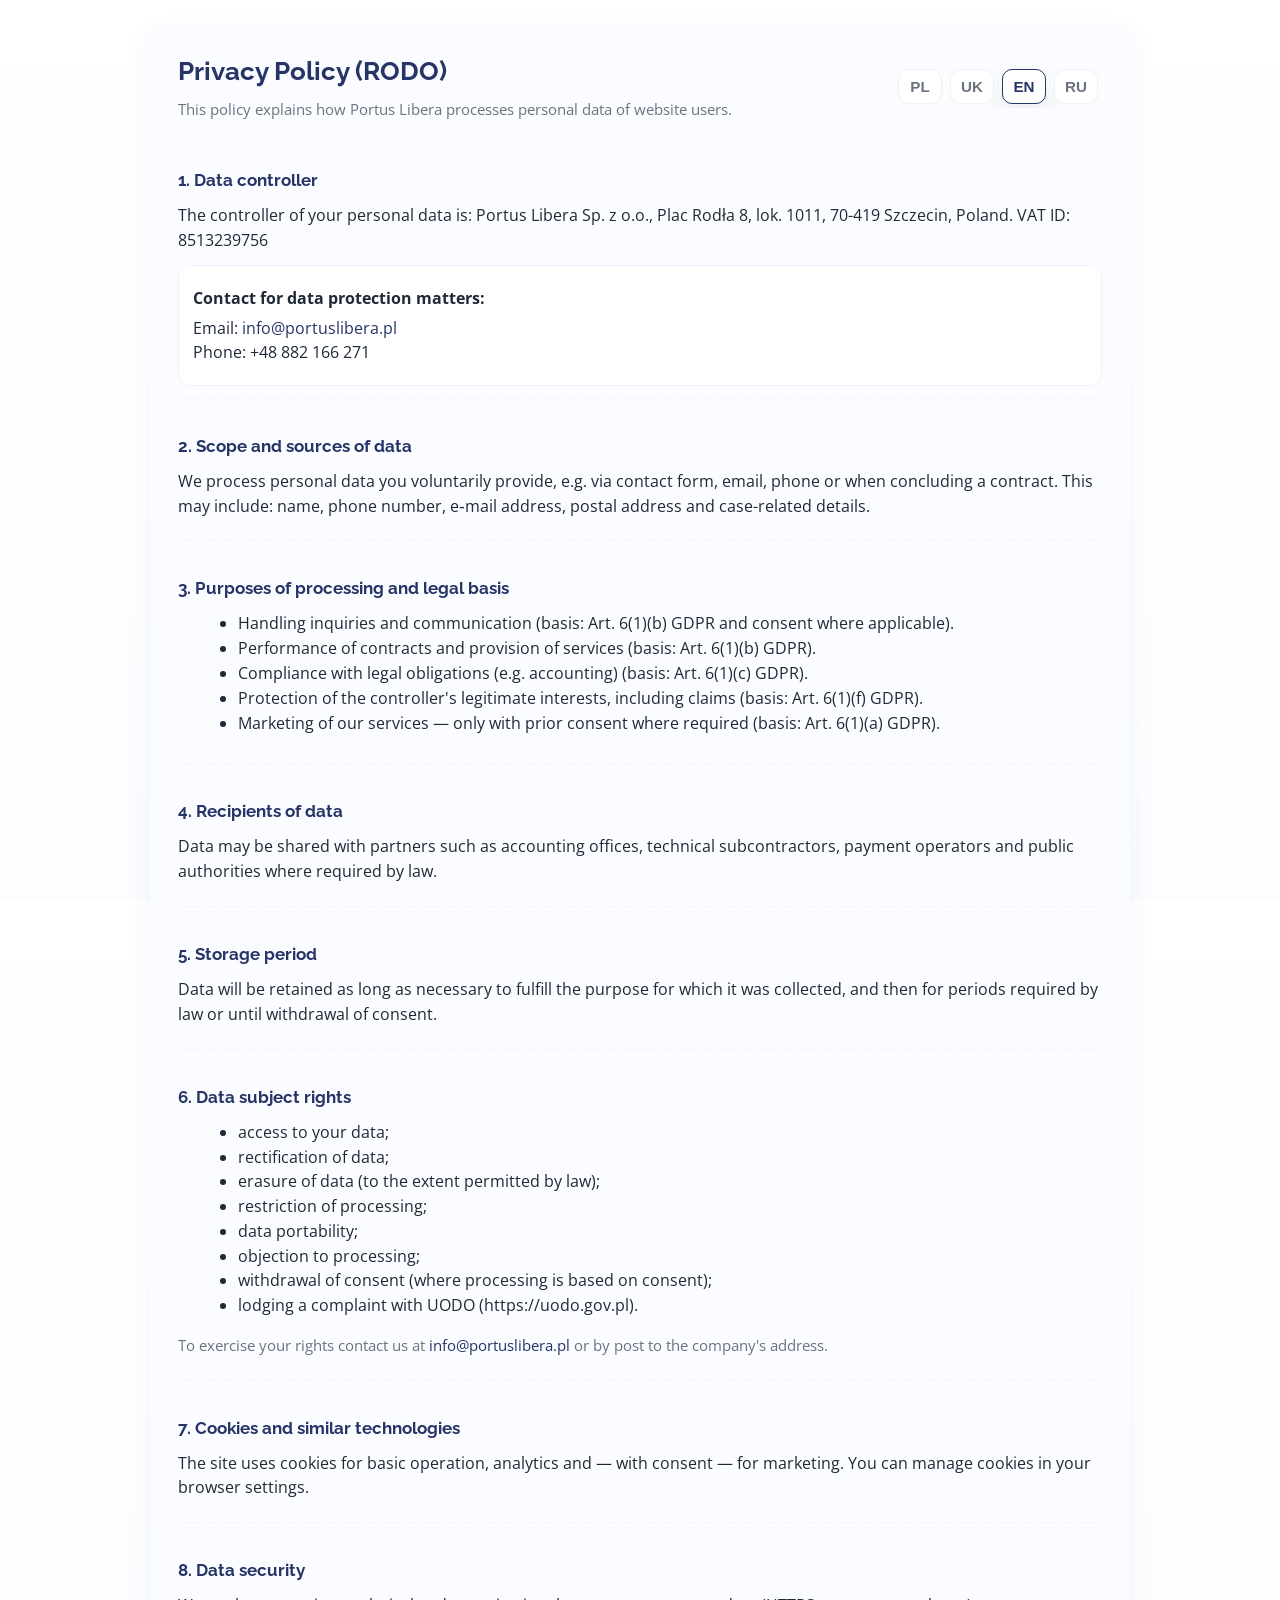
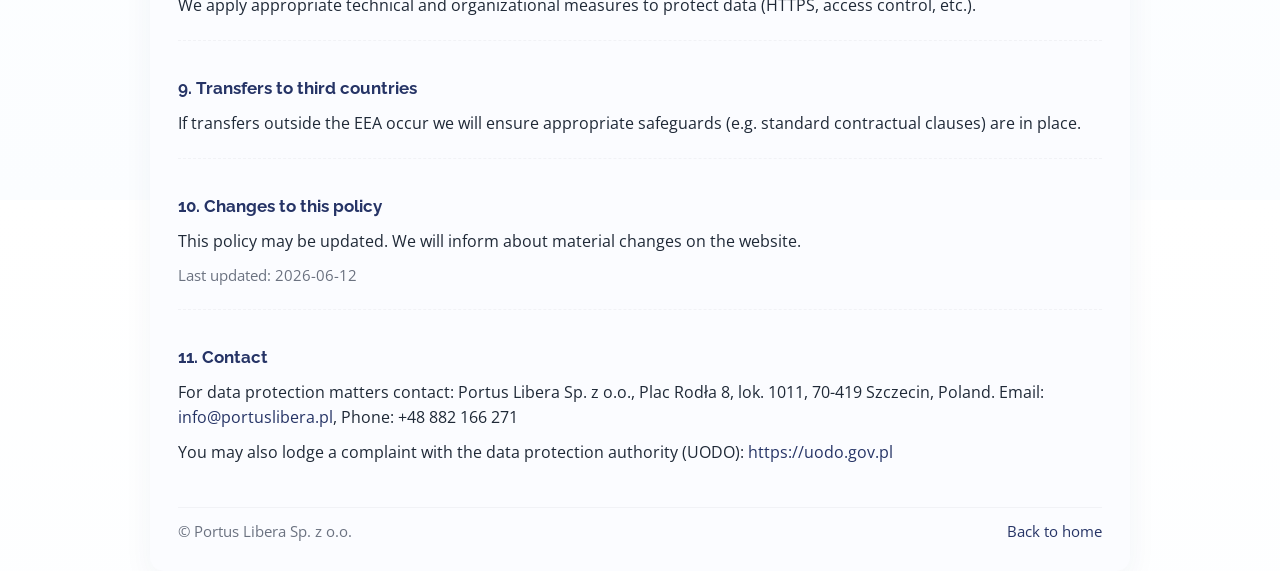
<file: index.html>
<!doctype html>
<html lang="en">
<head>
  <meta charset="utf-8" />
  <meta name="viewport" content="width=device-width,initial-scale=1" />
  <title data-i18n="title">Privacy Policy (RODO) — Portus Libera</title>
  <link href="https://fonts.googleapis.com/css2?family=Raleway:wght@400;700&family=Open+Sans:wght@300;400;600&display=swap" rel="stylesheet">
  <link rel="stylesheet" href="style.css">
</head>
<body>
  <div class="container" id="content">
    <header>
      <div class="header-left">
        <h1 data-i18n="header_h1">Privacy Policy (RODO)</h1>
        <p class="subtitle" data-i18n="subtitle">This policy explains how Portus Libera processes personal data of website users.</p>
      </div>

      <nav class="lang-switch" aria-label="language switcher">
        <div class="lang-scroll" role="list">
          <button class="lang-btn" data-lang="pl" role="listitem">PL</button>
          <button class="lang-btn" data-lang="uk" role="listitem">UK</button>
          <button class="lang-btn active" data-lang="en" role="listitem">EN</button>
          <button class="lang-btn" data-lang="ru" role="listitem">RU</button>
        </div>
      </nav>
    </header>

    <main>
      <section class="reveal">
        <h2 data-i18n="admin_h">1. Data controller</h2>
        <p data-i18n="admin_text">The controller of your personal data is: Portus Libera Sp. z o.o., Plac Rodła 8, lok. 1011, 70-419 Szczecin, Poland. VAT ID: 8513239756</p>

        <div class="contact" aria-live="polite">
          <p><strong data-i18n="contact_label">Contact for data protection matters:</strong></p>
          <p>
            <span data-i18n="contact_email">Email: <a href="mailto:info@portuslibera.pl">info@portuslibera.pl</a></span><br>
            <span data-i18n="contact_phone">Phone: +48 882 166 271</span>
          </p>
        </div>
      </section>

      <section class="reveal">
        <h2 data-i18n="scope_h">2. Scope and sources of data</h2>
        <p data-i18n="scope_text">We process personal data you voluntarily provide, e.g. via contact form, email, phone or when concluding a contract. This may include: name, phone number, e‑mail address, postal address and case-related details.</p>
      </section>

      <section class="reveal">
        <h2 data-i18n="purposes_h">3. Purposes of processing and legal basis</h2>
        <div id="purposes_list"></div>
      </section>

      <section class="reveal">
        <h2 data-i18n="recipients_h">4. Recipients of data</h2>
        <p data-i18n="recipients_text">Data may be shared with partners such as accounting offices, technical subcontractors, payment operators and public authorities where required by law.</p>
      </section>

      <section class="reveal">
        <h2 data-i18n="storage_h">5. Storage period</h2>
        <p data-i18n="storage_text">Data will be retained as long as necessary to fulfill the purpose for which it was collected, and then for periods required by law or until withdrawal of consent.</p>
      </section>

      <section class="reveal">
        <h2 data-i18n="rights_h">6. Data subject rights</h2>
        <div id="rights_list"></div>
        <p class="muted-note" data-i18n="rights_contact">To exercise your rights contact us at <a href="mailto:info@portuslibera.pl">info@portuslibera.pl</a> or by post to the company's address.</p>
      </section>

      <section class="reveal">
        <h2 data-i18n="cookies_h">7. Cookies and similar technologies</h2>
        <p data-i18n="cookies_text">The site uses cookies for basic operation, analytics and — with consent — for marketing. You can manage cookies in your browser settings.</p>
      </section>

      <section class="reveal">
        <h2 data-i18n="security_h">8. Data security</h2>
        <p data-i18n="security_text">We apply appropriate technical and organizational measures to protect data (HTTPS, access control, etc.).</p>
      </section>

      <section class="reveal">
        <h2 data-i18n="third_h">9. Transfers to third countries</h2>
        <p data-i18n="third_text">If transfers outside the EEA occur we will ensure appropriate safeguards (e.g. standard contractual clauses) are in place.</p>
      </section>

      <section class="reveal">
        <h2 data-i18n="changes_h">10. Changes to this policy</h2>
        <p data-i18n="changes_text">This policy may be updated. We will inform about material changes on the website.</p>
        <p class="small"><span data-i18n="last_update">Last updated: 2026-06-12</span></p>
      </section>

      <section class="reveal">
        <h2 data-i18n="contact_h">11. Contact</h2>
        <p data-i18n="contact_text">For data protection matters contact: Portus Libera Sp. z o.o., Plac Rodła 8, lok. 1011, 70-419 Szczecin, Poland. Email: <a href="mailto:info@portuslibera.pl">info@portuslibera.pl</a>, Phone: +48 882 166 271</p>
        <p data-i18n="uodo">You may also lodge a complaint with the data protection authority (UODO): <a href="https://uodo.gov.pl">https://uodo.gov.pl</a></p>
      </section>
    </main>

    <footer>
      <div class="left small">© Portus Libera Sp. z o.o.</div>
      <div class="small"><a href="index.html" data-i18n="back_home">Back to home</a></div>
    </footer>
  </div>

  <script src="script.js" defer></script>
</body>
</html>
</file>
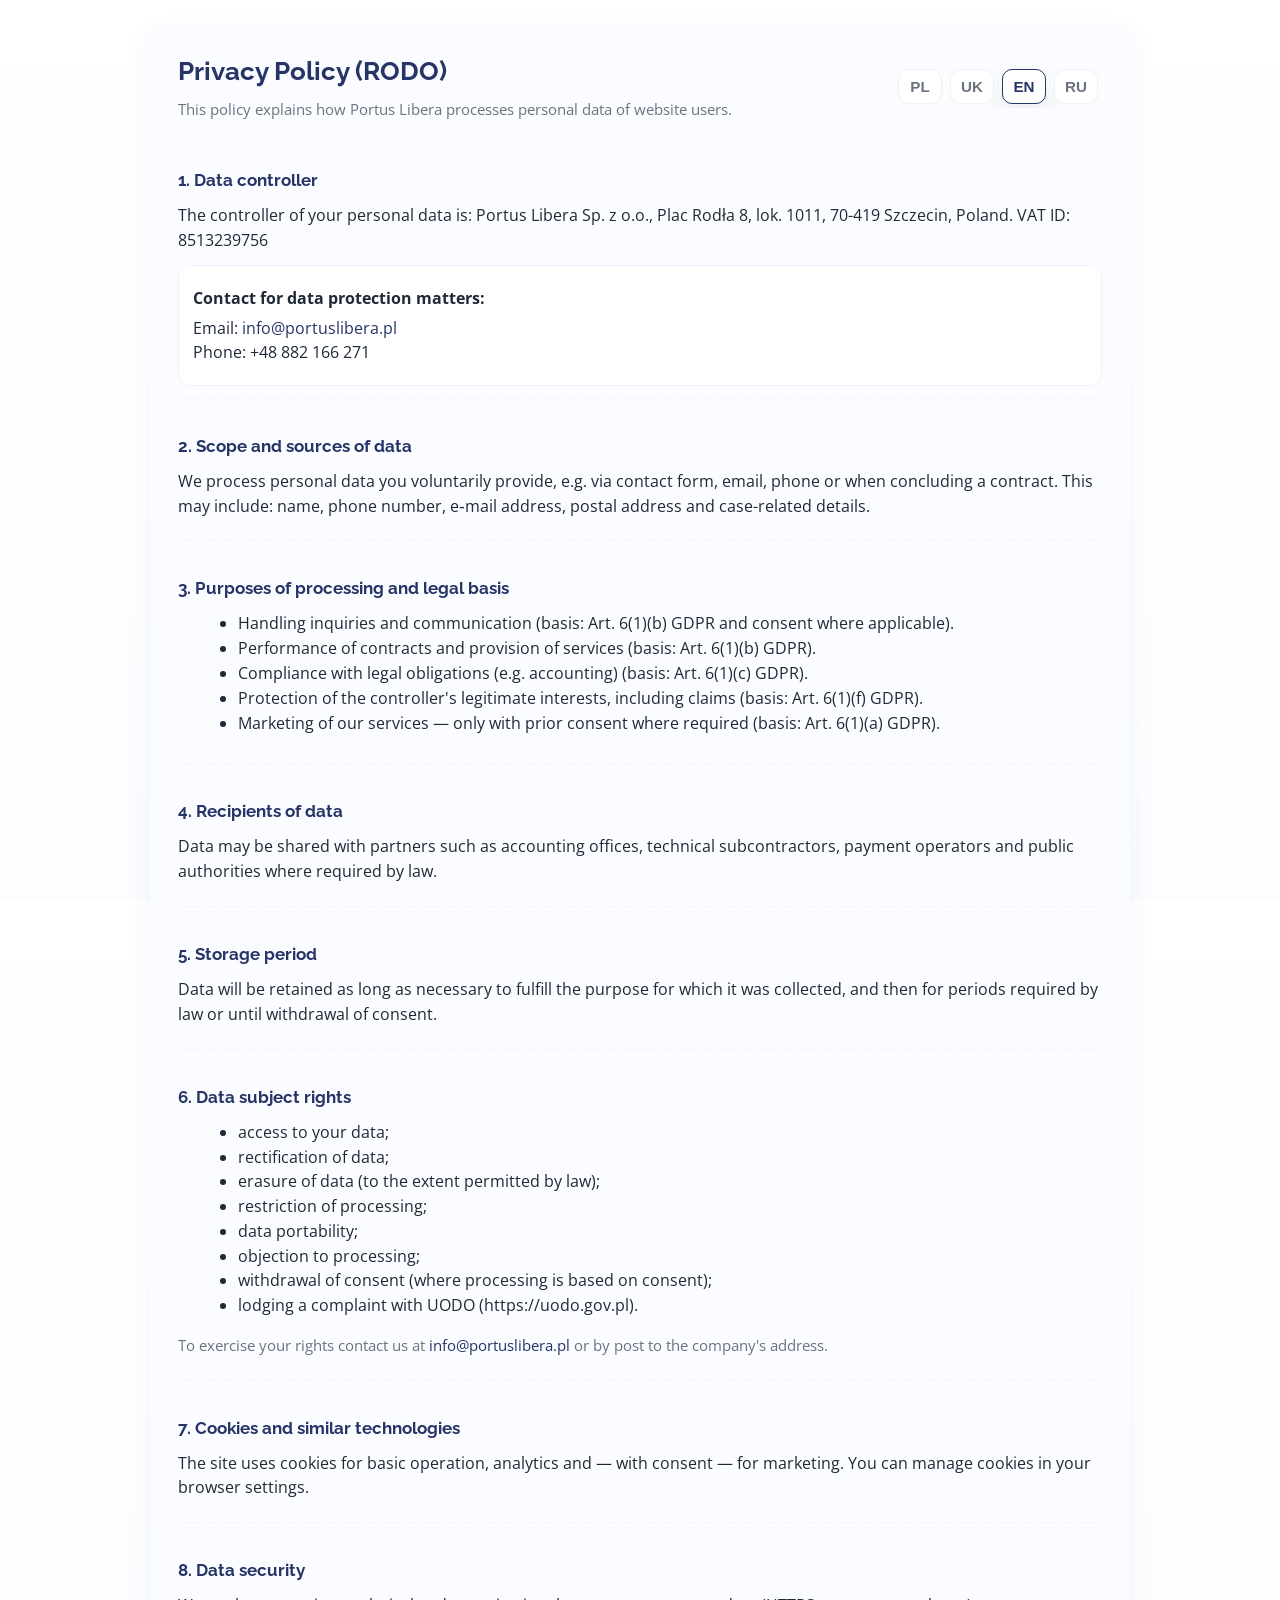
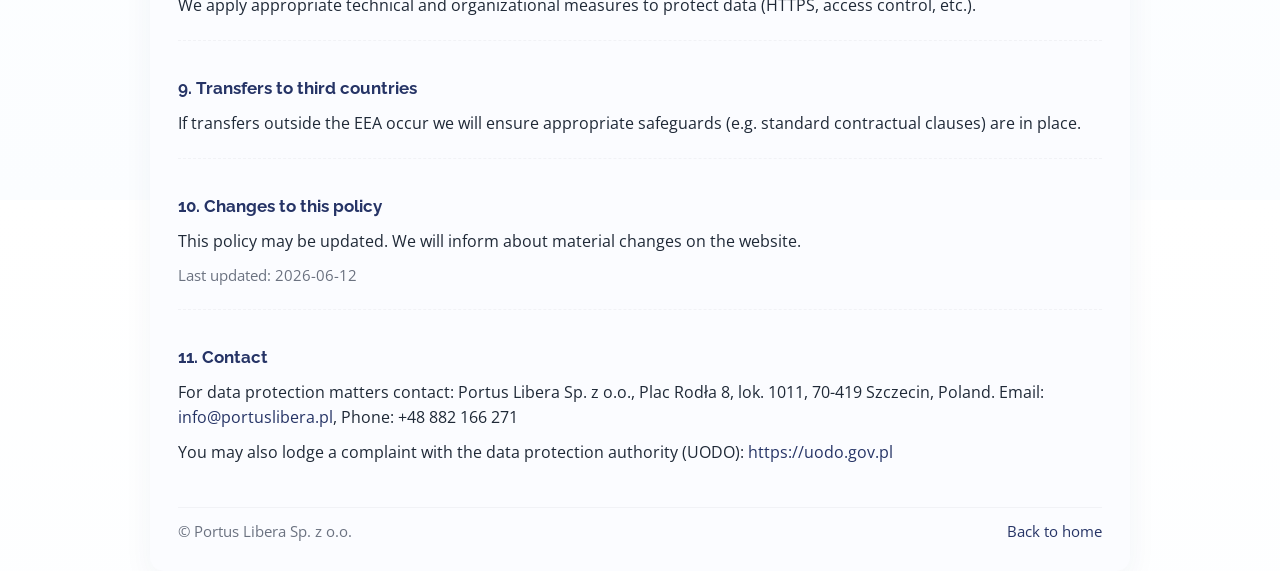
<file: rodo.html>
<!doctype html>
<html lang="en">
<head>
  <meta charset="utf-8" />
  <meta name="viewport" content="width=device-width,initial-scale=1" />
  <title data-i18n="title">Privacy Policy (RODO) — Portus Libera</title>
  <link href="https://fonts.googleapis.com/css2?family=Raleway:wght@400;700&family=Open+Sans:wght@300;400;600&display=swap" rel="stylesheet">
  <link rel="stylesheet" href="rodo.css">
</head>
<body>
  <div class="container" id="content">
    <header>
      <div class="header-left">
        <h1 data-i18n="header_h1">Privacy Policy (RODO)</h1>
        <p class="subtitle" data-i18n="subtitle">This policy explains how Portus Libera processes personal data of website users.</p>
      </div>

      <nav class="lang-switch" aria-label="language switcher">
        <div class="lang-scroll" role="list">
          <button class="lang-btn" data-lang="pl" role="listitem">PL</button>
          <button class="lang-btn" data-lang="uk" role="listitem">UK</button>
          <button class="lang-btn active" data-lang="en" role="listitem">EN</button>
          <button class="lang-btn" data-lang="ru" role="listitem">RU</button>
        </div>
      </nav>
    </header>

    <main>
      <section class="reveal">
        <h2 data-i18n="admin_h">1. Data controller</h2>
        <p data-i18n="admin_text">The controller of your personal data is: Portus Libera Sp. z o.o., Plac Rodła 8, lok. 1011, 70-419 Szczecin, Poland. VAT ID: 8513239756</p>

        <div class="contact" aria-live="polite">
          <p><strong data-i18n="contact_label">Contact for data protection matters:</strong></p>
          <p>
            <span data-i18n="contact_email">Email: <a href="mailto:info@portuslibera.pl">info@portuslibera.pl</a></span><br>
            <span data-i18n="contact_phone">Phone: +48 882 166 271</span>
          </p>
        </div>
      </section>

      <section class="reveal">
        <h2 data-i18n="scope_h">2. Scope and sources of data</h2>
        <p data-i18n="scope_text">We process personal data you voluntarily provide, e.g. via contact form, email, phone or when concluding a contract. This may include: name, phone number, e‑mail address, postal address and case-related details.</p>
      </section>

      <section class="reveal">
        <h2 data-i18n="purposes_h">3. Purposes of processing and legal basis</h2>
        <div id="purposes_list"></div>
      </section>

      <section class="reveal">
        <h2 data-i18n="recipients_h">4. Recipients of data</h2>
        <p data-i18n="recipients_text">Data may be shared with partners such as accounting offices, technical subcontractors, payment operators and public authorities where required by law.</p>
      </section>

      <section class="reveal">
        <h2 data-i18n="storage_h">5. Storage period</h2>
        <p data-i18n="storage_text">Data will be retained as long as necessary to fulfill the purpose for which it was collected, and then for periods required by law or until withdrawal of consent.</p>
      </section>

      <section class="reveal">
        <h2 data-i18n="rights_h">6. Data subject rights</h2>
        <div id="rights_list"></div>
        <p class="muted-note" data-i18n="rights_contact">To exercise your rights contact us at <a href="mailto:info@portuslibera.pl">info@portuslibera.pl</a> or by post to the company's address.</p>
      </section>

      <section class="reveal">
        <h2 data-i18n="cookies_h">7. Cookies and similar technologies</h2>
        <p data-i18n="cookies_text">The site uses cookies for basic operation, analytics and — with consent — for marketing. You can manage cookies in your browser settings.</p>
      </section>

      <section class="reveal">
        <h2 data-i18n="security_h">8. Data security</h2>
        <p data-i18n="security_text">We apply appropriate technical and organizational measures to protect data (HTTPS, access control, etc.).</p>
      </section>

      <section class="reveal">
        <h2 data-i18n="third_h">9. Transfers to third countries</h2>
        <p data-i18n="third_text">If transfers outside the EEA occur we will ensure appropriate safeguards (e.g. standard contractual clauses) are in place.</p>
      </section>

      <section class="reveal">
        <h2 data-i18n="changes_h">10. Changes to this policy</h2>
        <p data-i18n="changes_text">This policy may be updated. We will inform about material changes on the website.</p>
        <p class="small"><span data-i18n="last_update">Last updated: 2026-06-12</span></p>
      </section>

      <section class="reveal">
        <h2 data-i18n="contact_h">11. Contact</h2>
        <p data-i18n="contact_text">For data protection matters contact: Portus Libera Sp. z o.o., Plac Rodła 8, lok. 1011, 70-419 Szczecin, Poland. Email: <a href="mailto:info@portuslibera.pl">info@portuslibera.pl</a>, Phone: +48 882 166 271</p>
        <p data-i18n="uodo">You may also lodge a complaint with the data protection authority (UODO): <a href="https://uodo.gov.pl">https://uodo.gov.pl</a></p>
      </section>
    </main>

    <footer>
      <div class="left small">© Portus Libera Sp. z o.o.</div>
      <div class="small"><a href="index.html" data-i18n="back_home">Back to home</a></div>
    </footer>
  </div>

  <script src="rodo.js" defer></script>
</body>
</html>
</file>
<file: style.css>
:root{
  --blue:#263466;
  --gold:#BF9673;
  --text:#1f2937;
  --muted:#6b7280;
  --bg:#fff;
  --surface:#fbfcff;
  --radius:10px;
  --max-width:980px;
  --gap:18px;
}

/* Reset / base */
*{box-sizing:border-box}
html,body{height:100%}
body{
  margin:0;
  font-family:"Open Sans",system-ui,-apple-system,Segoe UI,Roboto,"Helvetica Neue",Arial;
  color:var(--text);
  background:linear-gradient(180deg,#fff,#fbfdff);
  -webkit-font-smoothing:antialiased;
  -moz-osx-font-smoothing:grayscale;
  line-height:1.55;
  padding:24px;
  transition:opacity .35s ease, transform .35s ease;
}
a{color:var(--blue);text-decoration:none}
a:focus{outline:2px solid rgba(38,52,102,.12);outline-offset:2px}
.container{max-width:var(--max-width);margin:0 auto;background:var(--surface);padding:28px;border-radius:14px;box-shadow:0 10px 30px rgba(40,50,90,0.05);}

/* Responsive typography */
h1{font-family:"Raleway",sans-serif;color:var(--blue);margin:0 0 6px;font-size:clamp(1.15rem, 4.5vw, 1.6rem)}
h2{font-family:"Raleway",sans-serif;color:var(--blue);font-size:clamp(1rem,3.5vw,1.05rem);margin:22px 0 10px}
p{margin:10px 0;font-size:clamp(.95rem,2.6vw,1rem)}
ul{margin:8px 0 16px 20px}
.small{color:var(--muted);font-size:.95rem}

/* Header / language switcher */
header{
  display:flex;
  align-items:center;
  justify-content:space-between;
  gap:16px;
  margin-bottom:12px;
}
.header-left{min-width:0}
.subtitle{color:var(--muted);margin:4px 0 0;font-size:.95rem}

.lang-switch{
  display:flex;
  gap:8px;
  align-items:center;
}
.lang-scroll{
  display:flex;
  gap:8px;
  padding:4px;
  border-radius:12px;
  background:transparent;
  overflow-x:auto;
  -webkit-overflow-scrolling:touch;
}
.lang-btn{
  appearance:none;
  -webkit-appearance:none;
  border:1px solid rgba(15,23,42,0.06);
  background:#fff;
  padding:8px 10px;
  border-radius:10px;
  font-weight:700;
  font-size:.95rem;
  min-width:44px;
  text-align:center;
  cursor:pointer;
  color:var(--muted);
  transition:all .18s ease;
  white-space:nowrap;
}
.lang-btn:active{transform:translateY(1px)}
.lang-btn:hover{box-shadow:0 6px 18px rgba(38,52,102,0.06)}
.lang-btn.active{border-color:var(--blue);color:var(--blue);box-shadow:0 10px 26px rgba(38,52,102,0.08)}

/* Contact box */
.contact{background:#fff;padding:14px;border-radius:12px;border:1px solid #eef2ff;margin-top:12px}
.contact strong{display:block;margin-bottom:6px}
.contact p{margin:6px 0;font-size:.98rem}

/* Sections */
main section{padding:12px 0;border-bottom:1px dashed rgba(15,23,42,0.04)}
main section:last-child{border-bottom:0}
.muted-note{color:var(--muted);font-size:.95rem;margin-top:8px}

/* Footer */
footer{margin-top:20px;padding-top:12px;border-top:1px solid rgba(15,23,42,0.04);display:flex;justify-content:space-between;align-items:center;gap:12px;flex-wrap:wrap}
footer .left{color:var(--muted);font-size:.95rem}
footer a{color:var(--blue)}

/* Accessibility: increase tap targets on small screens */
.lang-btn, .contact a, .contact p {touch-action:manipulation}

/* Mobile-specific adjustments */
@media (max-width:920px){
  body{padding:18px}
  .container{padding:20px;border-radius:12px}
  header{gap:12px}
}

@media (max-width:720px){
  header{flex-direction:column;align-items:flex-start}
  .lang-switch{width:100%}
  .lang-scroll{width:100%;overflow-x:auto}
  .lang-btn{padding:10px 12px;font-size:1rem;min-width:56px}
  .container{padding:18px}
  h2{margin-top:18px}
}

@media (max-width:420px){
  body{padding:12px}
  .container{padding:14px;border-radius:10px}
  h1{font-size:1.25rem}
  h2{font-size:1rem}
  p{font-size:.98rem}
  .lang-btn{padding:12px 14px;min-width:64px;border-radius:12px}
  .contact{padding:12px}
  footer{font-size:.95rem}
}

/* Optional: subtle section reveal on scroll (kept light) */
.reveal {opacity:0;transform:translateY(8px);transition:opacity .6s ease, transform .6s ease}
.reveal.visible{opacity:1;transform:none}
</file>
<file: rodo.css>
:root{
  --blue:#263466;
  --gold:#BF9673;
  --text:#1f2937;
  --muted:#6b7280;
  --bg:#fff;
  --surface:#fbfcff;
  --radius:10px;
  --max-width:980px;
  --gap:18px;
}

/* Reset / base */
*{box-sizing:border-box}
html,body{height:100%}
body{
  margin:0;
  font-family:"Open Sans",system-ui,-apple-system,Segoe UI,Roboto,"Helvetica Neue",Arial;
  color:var(--text);
  background:linear-gradient(180deg,#fff,#fbfdff);
  -webkit-font-smoothing:antialiased;
  -moz-osx-font-smoothing:grayscale;
  line-height:1.55;
  padding:24px;
  transition:opacity .35s ease, transform .35s ease;
}
a{color:var(--blue);text-decoration:none}
a:focus{outline:2px solid rgba(38,52,102,.12);outline-offset:2px}
.container{max-width:var(--max-width);margin:0 auto;background:var(--surface);padding:28px;border-radius:14px;box-shadow:0 10px 30px rgba(40,50,90,0.05);}

/* Responsive typography */
h1{font-family:"Raleway",sans-serif;color:var(--blue);margin:0 0 6px;font-size:clamp(1.15rem, 4.5vw, 1.6rem)}
h2{font-family:"Raleway",sans-serif;color:var(--blue);font-size:clamp(1rem,3.5vw,1.05rem);margin:22px 0 10px}
p{margin:10px 0;font-size:clamp(.95rem,2.6vw,1rem)}
ul{margin:8px 0 16px 20px}
.small{color:var(--muted);font-size:.95rem}

/* Header / language switcher */
header{
  display:flex;
  align-items:center;
  justify-content:space-between;
  gap:16px;
  margin-bottom:12px;
}
.header-left{min-width:0}
.subtitle{color:var(--muted);margin:4px 0 0;font-size:.95rem}

.lang-switch{
  display:flex;
  gap:8px;
  align-items:center;
}
.lang-scroll{
  display:flex;
  gap:8px;
  padding:4px;
  border-radius:12px;
  background:transparent;
  overflow-x:auto;
  -webkit-overflow-scrolling:touch;
}
.lang-btn{
  appearance:none;
  -webkit-appearance:none;
  border:1px solid rgba(15,23,42,0.06);
  background:#fff;
  padding:8px 10px;
  border-radius:10px;
  font-weight:700;
  font-size:.95rem;
  min-width:44px;
  text-align:center;
  cursor:pointer;
  color:var(--muted);
  transition:all .18s ease;
  white-space:nowrap;
}
.lang-btn:active{transform:translateY(1px)}
.lang-btn:hover{box-shadow:0 6px 18px rgba(38,52,102,0.06)}
.lang-btn.active{border-color:var(--blue);color:var(--blue);box-shadow:0 10px 26px rgba(38,52,102,0.08)}

/* Contact box */
.contact{background:#fff;padding:14px;border-radius:12px;border:1px solid #eef2ff;margin-top:12px}
.contact strong{display:block;margin-bottom:6px}
.contact p{margin:6px 0;font-size:.98rem}

/* Sections */
main section{padding:12px 0;border-bottom:1px dashed rgba(15,23,42,0.04)}
main section:last-child{border-bottom:0}
.muted-note{color:var(--muted);font-size:.95rem;margin-top:8px}

/* Footer */
footer{margin-top:20px;padding-top:12px;border-top:1px solid rgba(15,23,42,0.04);display:flex;justify-content:space-between;align-items:center;gap:12px;flex-wrap:wrap}
footer .left{color:var(--muted);font-size:.95rem}
footer a{color:var(--blue)}

/* Accessibility: increase tap targets on small screens */
.lang-btn, .contact a, .contact p {touch-action:manipulation}

/* Mobile-specific adjustments */
@media (max-width:920px){
  body{padding:18px}
  .container{padding:20px;border-radius:12px}
  header{gap:12px}
}

@media (max-width:720px){
  header{flex-direction:column;align-items:flex-start}
  .lang-switch{width:100%}
  .lang-scroll{width:100%;overflow-x:auto}
  .lang-btn{padding:10px 12px;font-size:1rem;min-width:56px}
  .container{padding:18px}
  h2{margin-top:18px}
}

@media (max-width:420px){
  body{padding:12px}
  .container{padding:14px;border-radius:10px}
  h1{font-size:1.25rem}
  h2{font-size:1rem}
  p{font-size:.98rem}
  .lang-btn{padding:12px 14px;min-width:64px;border-radius:12px}
  .contact{padding:12px}
  footer{font-size:.95rem}
}

/* Optional: subtle section reveal on scroll (kept light) */
.reveal {opacity:0;transform:translateY(8px);transition:opacity .6s ease, transform .6s ease}
.reveal.visible{opacity:1;transform:none}
</file>
